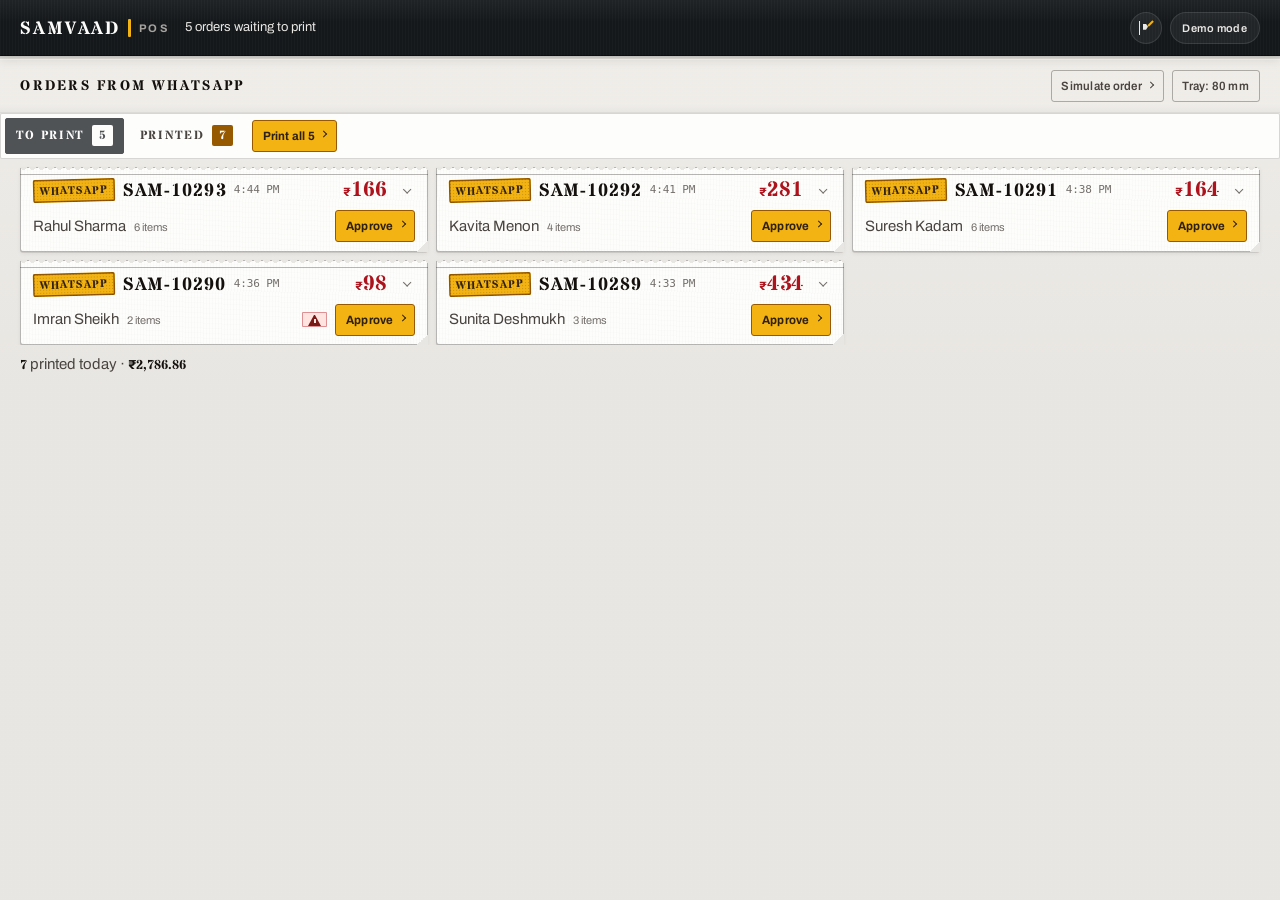
<file: index.html>
<!DOCTYPE html>
<html lang="en">
<head>
<meta charset="utf-8">
<meta name="viewport" content="width=device-width, initial-scale=1">
<title>SAMVAAD POS — counter</title>
<meta name="description" content="SAMVAAD POS — WhatsApp orders arrive here and print. Demonstration build; all data is synthetic.">
<link rel="icon" href="data:image/svg+xml,%3Csvg xmlns='http://www.w3.org/2000/svg' viewBox='0 0 32 32'%3E%3Crect width='32' height='32' fill='%231d1d1b'/%3E%3Ctext x='16' y='24' font-family='Georgia,serif' font-size='22' font-weight='700' fill='%23e0a326' text-anchor='middle'%3ES%3C/text%3E%3C/svg%3E">
<link rel="stylesheet" href="styles/tokens.css">
<link rel="stylesheet" href="styles/app.css">
<link rel="stylesheet" href="styles/print.css">
</head>
<body>
<a class="skip-link" href="#orders">Skip to orders</a>

<header class="rail">
  <div class="rail-brand">
    <span class="wordmark">SAMVAAD</span>
    <span class="wordmark-rule" aria-hidden="true"></span>
    <span class="wordmark-sub">POS</span>
  </div>

  <p class="rail-say" data-say role="status"></p>

  <div class="rail-tools">
    <button class="icon-btn" id="sound-toggle" aria-pressed="false" title="Arrival sound (M)">
      <span class="icon-mute" aria-hidden="true"></span><span class="sr">Unmute arrival sound</span>
    </button>
    <button class="demo-btn" id="demo-btn" aria-pressed="false">Demo mode</button>
  </div>
</header>

<main>
  <section class="board-head">
    <h1 class="board-title">Orders from WhatsApp</h1>
    <div class="board-tools">
      <button class="btn btn-ghost btn-sm" id="simulate-btn">Simulate order<span class="chev" aria-hidden="true"></span></button>
      <button class="btn btn-ghost btn-sm" id="tray-btn">Tray: 80 mm</button>
    </div>
  </section>

  <nav class="section-bar" id="section-bar" aria-label="Order sections"></nav>

  <div class="board" id="board" tabindex="-1"></div>

  <p class="board-foot" data-printed></p>
</main>

<aside class="drawer" id="drawer" hidden role="dialog" aria-modal="true" aria-labelledby="drawer-title"></aside>

<!-- the machine. Paper comes out of here, and this is the only thing that
     ever reaches paper. -->
<div class="outlet" id="outlet" hidden aria-hidden="true">
  <div class="outlet-mouth"></div>
  <div class="paper" id="paper"></div>
</div>
<div class="receipt" id="receipt" hidden aria-hidden="true"></div>

<div class="toaster" id="toaster" role="status" aria-live="polite"></div>

<!-- Order matters: each file adds to window.SV. Plain scripts so the shop can
     open index.html off the disk with no server and no build step. -->
<script src="src/dom.js"></script>
<script src="src/store.js"></script>
<script src="src/data.js"></script>
<script src="src/products.js"></script>
<script src="src/bills.js"></script>
<script src="src/orders.js"></script>
<script src="src/connector.js"></script>
<script src="src/printer.js"></script>
<script src="src/notifications.js"></script>
<script src="src/ui-board.js"></script>
<script src="src/ui-drawer.js"></script>
<script src="src/app.js"></script>
</body>
</html>
</file>
<file: styles/tokens.css>
/* SAMVAAD POS — paper, ink and the stamp tray.
   One list of orders: a numbered lot ticket each, stamped with where it came
   from, and printed straight off the order. */

@font-face {
  font-family: "Archivo";
  font-style: normal;
  font-weight: 400 700;
  font-stretch: 75% 125%;
  font-display: swap;
  src: url("../assets/fonts/archivo-latin.woff2") format("woff2");
  unicode-range: U+0000-00FF, U+0131, U+0152-0153, U+02BB-02BC, U+02C6, U+02DA,
    U+02DC, U+0304, U+0308, U+0329, U+2000-206F, U+20AC, U+2122, U+2191, U+2193,
    U+2212, U+2215, U+FEFF, U+FFFD;
}
/* The rupee sign (U+20B9) lives in this subset; Stardos Stencil has no rupee
   glyph, so the stencil stack falls through to Archivo for it. */
@font-face {
  font-family: "Archivo";
  font-style: normal;
  font-weight: 400 700;
  font-stretch: 75% 125%;
  font-display: swap;
  src: url("../assets/fonts/archivo-latin-ext.woff2") format("woff2");
  unicode-range: U+0100-02BA, U+02BD-02C5, U+02C7-02CC, U+02CE-02D7, U+02DD-02FF,
    U+0304, U+0308, U+0329, U+1D00-1DBF, U+1E00-1E9F, U+1EF2-1EFF, U+2020,
    U+20A0-20AB, U+20AD-20C0, U+2113, U+2C60-2C7F, U+A720-A7FF;
}
@font-face {
  font-family: "Stardos Stencil";
  font-style: normal;
  font-weight: 400;
  font-display: swap;
  src: url("../assets/fonts/stardos-stencil-400.woff2") format("woff2");
}
@font-face {
  font-family: "Stardos Stencil";
  font-style: normal;
  font-weight: 700;
  font-display: swap;
  src: url("../assets/fonts/stardos-stencil-700.woff2") format("woff2");
}

:root {
  color-scheme: light;

  /* Stock — the desk and the tickets */
  --desk:          oklch(92.6% 0.006 84);
  --stock:         oklch(99.3% 0.002 84);
  --stock-warm:    oklch(97.6% 0.008 82);

  /* Ink */
  --ink:           oklch(17.5% 0.008 62);
  --ink-soft:      oklch(39% 0.009 62);
  --ink-faint:     oklch(54% 0.007 62);
  --rule:          oklch(17.5% 0.008 62 / 0.16);
  --rule-mid:      oklch(17.5% 0.008 62 / 0.30);
  --rule-hair:     oklch(17.5% 0.008 62 / 0.08);

  /* Iron rail — the machined counter edge */
  --rail:          oklch(20.5% 0.009 250);
  --rail-ink:      oklch(93% 0.005 84);
  --rail-ghost:    oklch(72% 0.008 84);
  --rail-hair:     oklch(100% 0 0 / 0.11);
  --rail-soft:     oklch(100% 0 0 / 0.06);
  --rail-wash:     oklch(100% 0 0 / 0.05);
  --edge:          oklch(0% 0 0 / 0.40);
  --rail-grain:    oklch(100% 0 0 / 0.022);

  /* The stamp tray */
  --jute:          oklch(80.5% 0.163 82);
  --jute-deep:     oklch(52% 0.140 74);
  --jute-wash:     oklch(94% 0.058 84);
  --ledger:        oklch(45% 0.104 148);
  --ledger-deep:   oklch(34% 0.086 148);
  --india:         oklch(47.5% 0.183 26);
  --india-wash:    oklch(94.5% 0.036 27);
  --graphite:      oklch(44% 0.006 250);

  /* Type */
  --ui: "Archivo", system-ui, -apple-system, "Segoe UI", sans-serif;
  --stencil: "Stardos Stencil", "Archivo", system-ui, sans-serif;
  --mono: ui-monospace, "DejaVu Sans Mono", "SFMono-Regular", Menlo, Consolas, monospace;

  /* Metrics */
  /* The rail is the machine's top; the paper leaves its underside. */
  --rail-h: 3.5rem;
  --gutter: clamp(0.75rem, 1.6vw, 1.6rem);
  --radius: 3px;
  --radius-cut: 2px;
  --radius-hair: 1px;
  --radius-pill: 999px;
  --tap: 2.5rem;
  /* Floor for any functional text. A counter is read at arm's length under bad
     light; nothing functional goes under it. */
  --micro: 0.6875rem;
  --t-body:  0.8125rem;
  --t-label: 0.75rem;
  --t-lead:  0.875rem;
  --t-mark:  1.125rem;
  --t-total: 1.3125rem;

  /* A control's boundary must be identifiable: 3:1, not the 2:1 a hairline
     rule manages on stock. */
  --control-edge: oklch(48% 0.008 62);
  --mark:         oklch(64% 0.006 62);
  --on-jute:      oklch(26% 0.035 70);

  --focus: 0 0 0 2px var(--stock), 0 0 0 4px color-mix(in oklch, var(--india) 85%, transparent);
  --lift: 0 1px 0 oklch(17.5% 0.008 62 / 0.10), 0 2px 4px oklch(17.5% 0.008 62 / 0.06);
  --lift-up: 0 1px 0 oklch(17.5% 0.008 62 / 0.12), 0 6px 16px oklch(17.5% 0.008 62 / 0.13);
  /* Paper still half out of the slot: the same ticket, lit from the machine and
     held closer to it. Released to --lift the instant it lands. */
  --lift-feed: 0 -2px 5px oklch(17.5% 0.008 62 / 0.16), 0 8px 14px oklch(17.5% 0.008 62 / 0.10);

  /* Every arrival decelerates out of the same curve. Nothing in this machine
     overshoots; the platen does not bounce. */
  --ease-platen: cubic-bezier(0.16, 1, 0.3, 1);
  /* Paper leaving the slot. Heavier in than the platen: it starts moving
     immediately and only releases at the end. */
  --ease-feed: cubic-bezier(0.32, 0.72, 0.24, 1);

  /* How long the hot head takes to cross a ticket. The keyframe is timed by
     this token and the print sequence waits on it, so it is read from here
     rather than restated in script. */
  --head-ms: 460ms;

  /* How long the machine takes to feed a receipt out. The paper travels at a
     constant rate, the way a platen does — only the tear decelerates. */
  --feed-ms: 1150ms;
  --tear-ms: 260ms;

  /* The approve stamp falls, contacts hard, and settles. A rubber stamp
     overshoots because it is a physical thing, so the curve does too. */
  --stamp-ms: 520ms;

  /* A changed tray count gets one short tick: fast state feedback, not motion
     for its own sake. */
  --tick-ms: 220ms;

  /* The slide between the two trays. Keyed like the rest of the machine. */
  --slide-ms: 420ms;

  /* Stock fibre. Laid lines across, chain lines down — the grain is what stops
     a ticket reading as a white rectangle. */
  --fibre:
    repeating-linear-gradient(91deg, oklch(17.5% 0.008 62 / 0.014) 0 1px, transparent 1px 3px),
    repeating-linear-gradient(3deg, oklch(17.5% 0.008 62 / 0.009) 0 1px, transparent 1px 5px),
    repeating-linear-gradient(0deg, oklch(100% 0 0 / 0.5) 0 1px, transparent 1px 7px);

  --print-ink: #000;
  --print-ground: #fff;
  --mask-solid: #000;
  --tray-58-type: 10px;
  --tray-80-type: 11px;
  --tray-a4-type: 13px;
}

@media (prefers-reduced-motion: reduce) {
  *, *::before, *::after {
    animation-duration: 0.001ms !important;
    animation-iteration-count: 1 !important;
    transition-duration: 0.001ms !important;
  }
}
</file>
<file: styles/app.css>
/* SAMVAAD POS — the counter. One rail, one list of tickets, one drawer. */

*, *::before, *::after { box-sizing: border-box; }
[hidden] { display: none !important; }
html { -webkit-text-size-adjust: 100%; }
body {
  margin: 0;
  min-height: 100dvh;
  display: flex;
  flex-direction: column;
  background: linear-gradient(180deg, oklch(94.6% 0.006 84), var(--desk) 24rem), var(--desk);
  color: var(--ink);
  font: 400 15px/1.5 var(--ui);
}
h1, h2, p, dl, dd, figure, table { margin: 0; }
button { font: inherit; color: inherit; }
table { border-collapse: collapse; width: 100%; }

/* The browser surfaces this design system would otherwise have left at
   Chrome's defaults: a blue selection, a grey scrollbar, a text cursor.
   All three are stock colours that belong to no machine. */
::selection { background: var(--jute); color: var(--on-jute); }
:root { caret-color: var(--india); }
* { scrollbar-width: thin; scrollbar-color: var(--rule-mid) transparent; }
*::-webkit-scrollbar { width: 10px; height: 10px; }
*::-webkit-scrollbar-track { background: transparent; }
*::-webkit-scrollbar-thumb {
  background: var(--rule-mid); border-radius: var(--radius-pill);
  border: 3px solid transparent; background-clip: content-box;
}
*::-webkit-scrollbar-thumb:hover { background: var(--ink-faint); background-clip: content-box; }
.mono { font-family: var(--mono); font-size: 0.8125em; letter-spacing: -0.01em; }
.sr { position: absolute; width: 1px; height: 1px; overflow: hidden; clip-path: inset(50%); white-space: nowrap; }
:focus-visible { outline: none; box-shadow: var(--focus); border-radius: var(--radius); }

.skip-link {
  position: absolute; left: -999px; top: 0; z-index: 90;
  background: var(--ink); color: var(--stock); padding: 0.6rem 1rem;
  font-weight: 600; border-radius: 0 0 var(--radius) 0;
}
.skip-link:focus { left: 0; }

/* ── the iron rail ─────────────────────────────────────────────────── */
.rail {
  position: sticky; top: 0; z-index: 40;
  display: flex; align-items: center; gap: 1rem;
  min-height: 3.5rem;
  padding-inline: var(--gutter);
  background:
    repeating-linear-gradient(90deg, oklch(100% 0 0 / 0.022) 0 1px, transparent 1px 3px),
    linear-gradient(oklch(100% 0 0 / 0.05), transparent 40%),
    var(--rail);
  color: var(--rail-ink);
  box-shadow:
    inset 0 -1px 0 var(--edge),
    0 1px 0 oklch(100% 0 0 / 0.05),
    0 4px 10px oklch(17.5% 0.008 62 / 0.10);
}
/* The slot. A ticket leaves the machine at this seam, so the seam has to be
   there: a dark cut with the stock's own light on its lower lip. */
.rail::after {
  content: ""; position: absolute; left: 0; right: 0; top: 100%; height: 3px;
  pointer-events: none;
  background: linear-gradient(oklch(0% 0 0 / 0.16), oklch(0% 0 0 / 0.05));
  box-shadow: 0 1px 0 oklch(100% 0 0 / 0.30);
}
.rail-brand { display: flex; align-items: center; gap: 0.5rem; flex: none; }
.wordmark {
  font-family: var(--stencil); font-weight: 700; font-size: var(--t-mark);
  letter-spacing: 0.1em; color: var(--stock);
}
.wordmark-rule { width: 3px; height: 1.15rem; background: var(--jute); border-radius: var(--radius-hair); }
.wordmark-sub {
  font-size: var(--micro); font-weight: 700; letter-spacing: 0.22em; color: var(--rail-ghost);
}
/* The rail says what is waiting, so the number exists in exactly one place. */
.rail-say { flex: 1; font-size: var(--t-body); color: var(--rail-ink); }
.rail-say b { font-weight: 600; }
.rail-tools { display: flex; align-items: center; gap: 0.5rem; flex: none; }
/* .btn-ghost is ink-on-paper. On the rail the ground is dark, so it inverts:
   dark-on-dark measured 1.86:1 and the label simply vanished. */
.rail-tools .btn-ghost {
  color: var(--rail-ink); border-color: var(--rail-hair); background: var(--rail-soft);
}
.rail-tools .btn-ghost:hover { background: oklch(100% 0 0 / 0.12); }
.rail-tools .btn-ghost .chev { border-left-color: var(--rail-ink); }

.icon-btn {
  width: 2rem; height: 2rem; display: grid; place-items: center; cursor: pointer;
  border: 1px solid var(--rail-hair); border-radius: var(--radius-pill); background: var(--rail-soft);
}
.icon-btn:hover { background: oklch(100% 0 0 / 0.12); }
.icon-mute {
  width: 0.9rem; height: 0.9rem; display: block; position: relative;
  border-left: 1.6px solid var(--rail-ink); border-radius: 0 8px 8px 0;
}
.icon-mute::before {
  content: ""; position: absolute; left: 3px; top: 3px; width: 5px; height: 6px;
  background: var(--rail-ink); clip-path: polygon(0 0, 60% 0, 100% 50%, 60% 100%, 0 100%);
}
.icon-mute::after {
  content: ""; position: absolute; left: 8px; top: 4px; width: 7px; height: 1.6px;
  background: var(--jute); transform: rotate(-45deg); transform-origin: left center;
}
.icon-btn[aria-pressed="true"] .icon-mute::after { display: none; }
.icon-btn[aria-pressed="true"] .icon-mute::before { background: var(--rail-ghost); }

.demo-btn {
  height: 2rem; padding: 0 0.7rem; cursor: pointer; border-radius: var(--radius-pill);
  border: 1px solid var(--rail-hair); background: var(--rail-soft);
  font-size: var(--micro); font-weight: 600; letter-spacing: 0.04em; color: var(--rail-ink);
  white-space: nowrap;
}
.demo-btn:hover { background: oklch(100% 0 0 / 0.12); }
.demo-btn[aria-pressed="true"] { background: var(--jute); border-color: var(--jute); color: var(--rail); }

/* ── the list ──────────────────────────────────────────────────────── */
main { flex: 1; display: flex; flex-direction: column; min-width: 0; }

.board-head {
  position: sticky; top: var(--rail-h); z-index: 3;
  display: flex; align-items: center; gap: 0.75rem; flex-wrap: wrap;
  padding: 0.9rem var(--gutter) 0.6rem;
  border-bottom: 1px solid var(--rule-hair);
  background: linear-gradient(oklch(94.6% 0.006 84) 88%, transparent), var(--desk);
}
.board-title {
  font-family: var(--stencil); font-size: var(--t-lead); font-weight: 700;
  letter-spacing: 0.16em; text-transform: uppercase; margin-right: auto;
}
.board-tools { display: flex; gap: 0.5rem; flex-wrap: wrap; }

/* One bar, pinned under the rail. Two sticky headers meant the top of the
   screen told you nothing when you were half way down a long printed pile, so
   the section names live up here instead: where you are, how much is in each,
   and one click back to the queue. */
/* It lives in the header row now, so it is no longer its own sticky band: the
   header itself sticks, which is the same promise without a second bar. */
.section-bar {
  display: flex; align-items: center; gap: 0.35rem;
  padding: 0.25rem;
  border: 1px solid var(--rule); border-radius: var(--radius-cut);
  background: var(--stock);
  box-shadow: var(--shadow-lift);
}
.section-tab {
  display: inline-flex; align-items: center; gap: 0.45rem; cursor: pointer;
  padding: 0.4rem 0.6rem;
  font-family: var(--stencil); font-size: var(--t-label); font-weight: 700;
  letter-spacing: 0.14em; text-transform: uppercase;
  color: var(--ink-soft); background: none;
  border: 1px solid transparent; border-radius: 2px;
  transition: transform 0.12s var(--ease-platen), background-color 0.12s, color 0.12s;
}
.section-tab:hover { color: var(--ink); background: var(--desk-hair); }
.section-tab:active { transform: scale(0.97); }
.section-tab[aria-selected="true"] {
  color: var(--stock); background: var(--graphite);
  border-color: var(--graphite);
}
.section-n {
  min-width: 1.3rem; height: 1.3rem; padding: 0 0.35rem;
  display: inline-grid; place-items: center;
  font-family: var(--stencil); font-weight: 700; font-size: var(--t-label);
  letter-spacing: 0; color: var(--stock); background: var(--jute-deep);
  border-radius: 2px;
}
.section-tab[aria-selected="true"] .section-n { background: var(--stock); color: var(--graphite); }

/* One short tick when a tray count changes. Transform only, so the number
   never shifts the header while it acknowledges the new count. */
.section-n.is-ticking { animation: tick var(--tick-ms) var(--ease-platen) both; }
@keyframes tick {
  0% { transform: scale(1); }
  45% { transform: scale(1.18); }
  100% { transform: scale(1); }
}
.section-all { margin-left: 0.2rem; }



/* Two trays, stacked. The queue is what the operator works; the printed pile is
   what they check, and reprinting needs a home, so the finished orders are a
   section of their own rather than an afterthought under the list. */
/* Two slides in one frame. The one you are not looking at is taken out of the
   flow and slid aside, so a long printed pile never pushes the queue down the
   page and the board is exactly as tall as what you are reading. */
.board { display: grid; padding: 0.5rem var(--gutter) 0; position: relative; overflow: clip; }
.tray { grid-area: 1 / 1; }
.board[data-slide="to-print"] .tray[data-tray="printed"],
.board[data-slide="printed"] .tray[data-tray="to-print"] {
  position: absolute; inset: 0.5rem var(--gutter) auto;
  opacity: 0; visibility: hidden; pointer-events: none;
}
.board[data-slide="to-print"] .tray[data-tray="printed"] { --slide-away: 2.5rem; }
.board[data-slide="printed"] .tray[data-tray="to-print"] { --slide-away: -2.5rem; }

/* One slides in, the other goes. Both keyed, both one-shot, both dropped when
   they finish — the class only exists for the length of the movement. */
.tray.is-sliding-in { animation: slide-in var(--slide-ms) cubic-bezier(0.22, 1, 0.36, 1) both; }
.tray.is-sliding-out {
  /* The inactive state is hidden; this has to win so the tray can be seen
     leaving. Placed after it for that reason, not by accident. */
  opacity: 1; visibility: visible;
  animation: slide-out var(--slide-ms) cubic-bezier(0.22, 1, 0.36, 1) both;
}
@keyframes slide-in {
  from { opacity: 0; transform: translateX(var(--slide-from, 2.5rem)); }
  to { opacity: 1; transform: none; }
}
@keyframes slide-out {
  from { opacity: 1; transform: none; }
  to { opacity: 0; transform: translateX(var(--slide-away, 2.5rem)); }
}
.board[data-slide="printed"] .tray[data-tray="printed"] { --slide-from: 2.5rem; }
.board[data-slide="to-print"] .tray[data-tray="to-print"] { --slide-from: -2.5rem; }

/* Reduced motion: the view still changes, it just arrives instead of travelling.
   Same outcome, no movement — the operator still ends up looking at Printed. */
.tray-body {
  display: grid; gap: 0.55rem;
  grid-template-columns: repeat(auto-fill, minmax(min(23rem, 100%), 1fr));
  align-content: start;
}
.tray-empty {
  /* --ink-faint measures 4.05:1 on the desk, which is below AA. This is a
     sentence the operator reads, not a caption, so it takes --ink-soft. */
  grid-column: 1 / -1; padding: 1.1rem 0.2rem;
  font-size: var(--t-body); color: var(--ink-soft);
}
.tray-empty b { color: var(--ink); }
.board-empty {
  /* --ink-faint is 4.05:1 on the desk. The empty state is the one screen an
     operator reads alone with nothing else on it. */
  padding: 3rem 1rem; text-align: center;
  display: grid; gap: 0.4rem; justify-items: center; color: var(--ink-soft);
}
.board-empty b { font-family: var(--stencil); font-size: var(--t-mark); letter-spacing: 0.1em; color: var(--ink); }
.board-empty p { font-size: var(--t-body); max-width: 28rem; }
.board-foot {
  /* --ink-faint measures 4.05:1 on the desk, under AA. The day's tally is the
     number the owner reads to know whether they have made anything yet. */
  padding: 0.5rem var(--gutter) 1.5rem; font-size: var(--t-micro); color: var(--ink-soft);
}
.board-foot b { font-family: var(--stencil); font-weight: 700; font-size: var(--t-body); color: var(--ink); }

/* ── the lot ticket ────────────────────────────────────────────────── */
.row {
  position: relative; isolation: isolate;
  background: var(--stock);
  border: 1px solid var(--rule-mid); border-radius: 0 0 var(--radius) var(--radius);
  box-shadow: var(--lift);
  padding: 0.6rem 0.7rem 0.55rem;
  display: flex; flex-direction: column; gap: 0.35rem;
  /* will-change is held only while a ticket is actually moving — see
     .row.is-moving below — so the board never parks layers it is not using. */
}
/* Fibre only reads on the stock, never on the desk or the printed rail. */
.row { background-image: var(--fibre); }

/* A ticket the machine is still holding: lit from the slot above it, sitting
   closer to the platen than the ones already on the counter. */
/* The platen pushes the ticket out; it does not drop it. So the feed keeps
   moving for most of its length and releases at the end, rather than snapping
   in on an expo curve the way an overlay does. */
.row.is-arriving { animation: feed 0.66s var(--ease-feed) both; }
@keyframes feed {
  0% {
    opacity: 0;
    transform: translateY(-2.2rem) scale(0.97);
    box-shadow: var(--lift-feed);
  }
  70% { opacity: 1; box-shadow: var(--lift-feed); }
  100% {
    opacity: 1;
    transform: none;
    box-shadow: var(--lift);
  }
}

/* The hot head. A lit bar runs down the face of the ticket while the print
   happens, and the paper warms to its printed tone behind it. Painted as a
   masked band so nothing on the ticket is ever obscured at rest. */
.row.is-printing { background: var(--stock-warm); }
.row.is-printing::before {
  /* The head needs the whole face of the ticket; the perforation is drawn
     into the same box rather than given a second pseudo-element, which the
     torn stub already owns. */
  inset: -1px;
  height: auto;
  background-image:
    linear-gradient(var(--rule-mid), var(--rule-mid)),
    radial-gradient(circle at 3.6px -1px, var(--desk) 3.7px, transparent 3.9px),
    /* Above the head the paper is untouched; at the head the element is hot and
     lit; below it a faint smear of what the head laid down. */
    linear-gradient(180deg,
      oklch(0% 0 0 / 0) 0%,
      oklch(0% 0 0 / 0.07) 62%,
      oklch(0% 0 0 / 0.19) 88%,
      oklch(84% 0.163 84 / 0.9) 94%,
      oklch(52% 0.14 74 / 0.22) 97%,
      oklch(0% 0 0 / 0) 100%);
  /* The head is a bar, not a full-height wipe: at 45% of the ticket it should
     read as a bar crossing the face, with paper above and paper below it. */
  background-size: 100% 1px, 9px 7px, 100% 45%;
  background-position: 0 7px, 0 0, 0 -45%;
  background-repeat: no-repeat, repeat-x, no-repeat;
  animation: head var(--head-ms) linear both;
}
@keyframes head {
  from { background-position: 0 7px, 0 0, 0 -45%; }
  to   { background-position: 0 7px, 0 0, 0 100%; }
}

/* Held only for the length of a move. */
.row.is-moving { will-change: transform; z-index: 2; }
.row.is-sliding { animation: slide 0.42s var(--ease-platen) both; }
@keyframes slide { to { transform: none; } }
/* perforation punched along the head of the ticket */
.row::before {
  content: ""; position: absolute; inset: -1px -1px auto -1px; height: 8px;
  background:
    linear-gradient(var(--rule-mid), var(--rule-mid)) 0 7px / 100% 1px no-repeat,
    radial-gradient(circle at 3.6px -1px, var(--desk) 3.7px, transparent 3.9px) 0 0 / 9px 7px repeat-x;
  pointer-events: none; z-index: 1;
}
.row::after { /* the torn stub corner */
  content: ""; position: absolute; right: -1px; bottom: -1px; width: 11px; height: 11px;
  background: linear-gradient(315deg, var(--desk) 0 50%, transparent 50%);
  pointer-events: none;
}
.row.is-printed { background: var(--stock-warm); }
.row.is-printed .row-total { color: var(--ink-soft); }
.row.is-dropped { box-shadow: 0 0 0 1px color-mix(in oklch, var(--jute-deep) 45%, transparent), var(--lift); }

.row-top { display: flex; align-items: center; gap: 0.5rem; }
.row-lot {
  font-family: var(--stencil); font-weight: 700; font-size: var(--t-mark);
  letter-spacing: 0.05em; color: var(--ink); white-space: nowrap; flex: none;
  background: none; border: 0; padding: 0; cursor: pointer; text-align: left;
}
.row-lot:hover { color: var(--jute-deep); text-decoration: underline; }
.row-when { color: var(--ink-faint); font-size: var(--micro); flex: none; white-space: nowrap; }
.row-total { margin-left: auto; display: flex; align-items: baseline; gap: 0.1em; color: var(--india); }
.row-total i { font-style: normal; font-family: var(--ui); font-weight: 700; font-size: var(--t-label); }
.row-total b { font-family: var(--stencil); font-weight: 700; font-size: var(--t-total); line-height: 1; }
.row-was { color: var(--ink-faint); }

.row-bot { display: flex; align-items: center; justify-content: flex-end; gap: 0.5rem; flex-wrap: wrap; }
/* Never shrinks: when the actions stop fitting it is they that wrap, because a
   half-printed customer name is worse than a taller ticket. */
.row-who {
  flex: 1 0 auto; min-width: 0; margin-right: auto;
  display: flex; align-items: baseline; gap: 0.5rem;
  background: none; border: 0; padding: 0; cursor: pointer; text-align: left;
  font: inherit; color: var(--ink-soft);
}
.row-who .nm { flex: 0 1 auto; min-width: 0; overflow: hidden; text-overflow: ellipsis; white-space: nowrap; }
.row-who:hover .nm { color: var(--ink); text-decoration: underline; }
.row-count { color: var(--ink-faint); font-size: var(--micro); flex: none; }

/* ── the stamp plate ───────────────────────────────────────────────── */
.plate {
  position: relative; flex: none;
  display: inline-flex; align-items: center;
  font-family: var(--stencil); font-weight: 700; font-size: var(--micro);
  letter-spacing: 0.1em; text-transform: uppercase; white-space: nowrap;
  padding: 0.32em 0.6em 0.28em; border-radius: var(--radius-cut);
  transform: rotate(-1.5deg);
}
.plate::after {
  content: ""; position: absolute; inset: 0; border-radius: inherit; pointer-events: none;
  background-image:
    radial-gradient(oklch(0% 0 0 / 0.22) 0.5px, transparent 0.7px),
    radial-gradient(oklch(100% 0 0 / 0.16) 0.5px, transparent 0.7px);
  background-size: 3px 3px, 4px 4px;
  background-position: 0 0, 1px 2px;
  mix-blend-mode: multiply; opacity: 0.8;
  box-shadow: inset 0 0 2px oklch(0% 0 0 / 0.16);
}
.plate[data-ink="whatsapp"] { background: var(--jute); color: var(--on-jute); box-shadow: inset 0 0 0 1.5px var(--jute-deep); }
.plate[data-ink="counter"]  { background: var(--rail); color: var(--stock); }
.plate[data-ink="printed"]  { background: transparent; color: var(--ink-faint); box-shadow: inset 0 0 0 1.5px var(--rule-mid); }

/* The stamp comes off the paper. The plate is the one thing that changes ink
   on this ticket, so it is the one thing that gets the press. */
.row.is-printing .plate { animation: press 0.3s var(--ease-platen) both; }
@keyframes press {
  0%   { transform: rotate(-1.5deg) scale(1); }
  35%  { transform: rotate(-1.5deg) scale(0.9); }
  100% { transform: rotate(-1.5deg) scale(1); }
}

/* ── drop open ─────────────────────────────────────────────────────── */
.caret {
  flex: none; width: 1.5rem; height: 1.5rem; margin-right: -0.25rem;
  display: grid; place-items: center; cursor: pointer;
  background: none; border: 1px solid transparent; border-radius: var(--radius-cut);
  color: var(--ink-faint);
}
.caret:hover { color: var(--ink); background: var(--desk); }
.caret-mark {
  width: 0.42em; height: 0.42em; display: block;
  border-right: 1.6px solid currentColor; border-bottom: 1.6px solid currentColor;
  transform: rotate(45deg) translate(-1px, -1px);
  transition: transform 0.16s ease;
}
.caret[aria-expanded="true"] .caret-mark { transform: rotate(-135deg) translate(-2px, -2px); }
.caret[aria-expanded="true"] { color: var(--ink); background: var(--desk); }

.row-detail {
  display: grid; gap: 0.45rem;
  margin: 0.1rem -0.7rem -0.55rem;
  padding: 0.6rem 0.7rem 0.55rem;
  border-top: 1px dashed var(--rule-mid);
  animation: drop-in 0.18s ease-out both;
}
@keyframes drop-in { from { opacity: 0; transform: translateY(-4px); } }

.row-lines { list-style: none; padding: 0; margin: 0; display: grid; gap: 0.2rem; font-size: var(--t-body); }
.row-lines li { display: flex; gap: 0.4rem; align-items: baseline; }
.row-lines .q {
  font-family: var(--stencil); font-weight: 700; font-size: var(--micro);
  min-width: 1.35rem; text-align: center; flex: none;
  background: var(--desk); border-radius: var(--radius-hair); padding: 0.05em 0.2em;
}
.row-lines .nm { flex: 1; min-width: 0; display: flex; align-items: center; gap: 0.3rem; }
.row-lines .amt { font-family: var(--mono); font-size: var(--t-label); color: var(--ink-soft); flex: none; }
.row-lines li.is-unmatched .nm { color: var(--india); font-weight: 600; }

/* Every mark in this world is drawn. width/height are ignored on an inline box,
   which is why this glyph collapsed until it was stated here. */
.warn-glyph {
  display: inline-block; vertical-align: -0.08em;
  position: relative; width: 0.86em; height: 0.8em; flex: none; color: currentColor;
}
.warn-glyph::before {
  content: ""; position: absolute; inset: 0;
  border-left: 0.43em solid transparent;
  border-right: 0.43em solid transparent;
  border-bottom: 0.78em solid currentColor;
}
.warn-glyph::after {
  content: ""; position: absolute; left: 50%; bottom: 0.15em;
  width: 0.11em; height: 0.26em; margin-left: -0.055em;
  background: var(--india-wash);
}

.row-flag {
  display: inline-flex; align-items: center; gap: 0.25em; flex: none;
  padding: 0.1em 0.4em; border-radius: var(--radius-hair);
  background: var(--india-wash); color: oklch(38% 0.13 26);
  box-shadow: inset 0 0 0 1px color-mix(in oklch, var(--india) 40%, transparent);
}

/* ── buttons ───────────────────────────────────────────────────────── */
.btn {
  min-height: var(--tap); padding: 0 0.9rem;
  display: inline-flex; align-items: center; justify-content: center; gap: 0.5em;
  border: 1.5px solid var(--rule-mid); border-radius: var(--radius);
  background: var(--stock); color: var(--ink);
  font-size: var(--t-body); font-weight: 600; font-stretch: 94%; letter-spacing: 0.02em;
  cursor: pointer; white-space: nowrap;
  transition: background 0.12s, border-color 0.12s, color 0.12s, transform 0.06s;
}
.btn:hover { border-color: var(--ink-soft); }
.btn:active { transform: translateY(1px); }
.btn:disabled { opacity: 0.5; cursor: not-allowed; }
.btn-sm { min-height: 2rem; padding: 0 0.6rem; font-size: var(--t-label); }
.btn-block { width: 100%; }
.btn-seal { background: var(--jute); border-color: var(--jute-deep); color: var(--on-jute); font-weight: 700; }
.btn-seal:hover { background: oklch(74.5% 0.175 80); }
.btn-ghost { background: transparent; border-color: var(--rule-mid); color: var(--ink-soft); }
.btn-ghost:hover { background: var(--stock); color: var(--ink); border-color: var(--ink-soft); }
.chev { width: 0.44em; height: 0.44em; flex: none; border-top: 1.6px solid currentColor; border-right: 1.6px solid currentColor; transform: rotate(45deg) translate(-1px, -1px); }

/* ── drawer ────────────────────────────────────────────────────────── */
.drawer {
  position: fixed; z-index: 70; top: 0; right: 0; bottom: 0;
  width: min(34rem, 100vw); background: var(--desk);
  border-left: 1px solid var(--rule-mid); box-shadow: var(--lift-up);
  display: flex; flex-direction: column; overflow: hidden;
  animation: drawer-in 0.22s ease-out both;
}
@keyframes drawer-in { from { transform: translateX(14px); opacity: 0; } }
.drawer-head {
  display: flex; align-items: flex-start; gap: 0.7rem;
  padding: 0.85rem 1rem 0.75rem;
  background: var(--stock); border-bottom: 1px solid var(--rule);
}
.drawer-head h2 { font-family: var(--stencil); font-size: var(--t-mark); font-weight: 700; letter-spacing: 0.06em; line-height: 1.1; }
.drawer-head .close { margin-left: auto; flex: none; }
.src { display: flex; align-items: center; gap: 0.35em; font-size: var(--micro); font-weight: 700; letter-spacing: 0.12em; text-transform: uppercase; color: var(--ink-faint); }
.src-dot { width: 0.4rem; height: 0.4rem; border-radius: 50%; background: oklch(62% 0.13 152); flex: none; }

.drawer-body {
  flex: 1; overflow-y: auto; padding: 0.9rem 1rem 1.4rem;
  display: grid; gap: 0.85rem; align-content: start;
}
.drawer-foot {
  padding: 0.7rem 1rem; background: var(--stock); border-top: 1px solid var(--rule);
  box-shadow: 0 -9px 11px -9px oklch(17.5% 0.008 62 / 0.28);
}

.cust-strip {
  display: flex; align-items: center; gap: 0.7rem; flex-wrap: wrap;
  padding: 0.6rem 0.75rem; background: var(--stock);
  border: 1px solid var(--rule-mid); border-radius: var(--radius);
}
.cust-strip b { font-family: var(--stencil); font-size: var(--t-body); letter-spacing: 0.04em; }
.cust-strip .stat { font-size: var(--micro); color: var(--ink-faint); }

.fact { display: grid; grid-template-columns: 6.5rem 1fr; gap: 0.25rem 0.6rem; font-size: var(--t-body); }
.fact dt { color: var(--ink-soft); }
.fact dd { color: var(--ink); }

.sheet-card { background: var(--stock); border: 1px solid var(--rule-mid); border-radius: var(--radius); box-shadow: var(--lift); }
.sheet-scroll { overflow-x: auto; }
.ledger-table th {
  text-align: left; font-size: var(--micro); font-weight: 700; letter-spacing: 0.14em;
  text-transform: uppercase; color: var(--ink-faint);
  padding: 0.45rem 0.8rem; border-bottom: 1px solid var(--rule); white-space: nowrap;
}
.ledger-table td { padding: 0.45rem 0.8rem; border-bottom: 1px solid var(--rule-hair); vertical-align: top; }
.ledger-table tbody tr:last-child td { border-bottom: 0; }
.ledger-table .num { text-align: right; font-family: var(--mono); font-variant-numeric: tabular-nums; white-space: nowrap; }
.cell-2 { display: grid; }
.cell-2 b { font-family: var(--stencil); font-weight: 400; letter-spacing: 0.03em; display: flex; align-items: center; gap: 0.3rem; }
.cell-2 small { color: var(--ink-faint); font-size: var(--micro); }
.cell-warn { color: var(--india); font-weight: 600; }
.ledger-table tr.is-unmatched .cell-2 b { color: var(--india); }

.ledger-totals { margin-left: auto; width: min(20rem, 100%); padding: 0.7rem 0.8rem; display: grid; gap: 0.15rem; font-size: var(--t-body); border-top: 1px solid var(--rule); }
.ledger-totals div { display: flex; justify-content: space-between; gap: 1rem; }
.ledger-totals .lab { color: var(--ink-faint); }
.ledger-totals .val { font-family: var(--mono); font-variant-numeric: tabular-nums; }
.ledger-grand {
  margin-top: 0.45rem; padding-top: 0.4rem;
  border-top: 3px double var(--india);
  display: flex; align-items: baseline; justify-content: space-between; gap: 1rem;
  color: var(--india);
}
.ledger-grand .lab { font-size: var(--micro); font-weight: 700; letter-spacing: 0.16em; text-transform: uppercase; color: var(--india); }
.ledger-grand .val { font-family: var(--stencil); font-weight: 700; font-size: var(--t-total); line-height: 1; }

.note-strip {
  display: flex; gap: 0.6rem; align-items: flex-start;
  padding: 0.6rem 0.75rem; border-radius: var(--radius);
  font-size: var(--t-body);
}
.note-strip.is-calm { background: var(--jute-wash); box-shadow: inset 0 0 0 1px color-mix(in oklch, var(--jute-deep) 35%, transparent); color: oklch(38% 0.07 74); }
.flag {
  display: flex; align-items: flex-start; gap: 0.35rem;
  font-size: var(--t-body); font-weight: 500; line-height: 1.35;
  padding: 0.3rem 0.4rem; border-radius: var(--radius-hair);
}
.flag-note { background: var(--jute-wash); color: oklch(38% 0.07 74); box-shadow: inset 0 0 0 1px color-mix(in oklch, var(--jute-deep) 35%, transparent); }

/* ── toaster ───────────────────────────────────────────────────────── */
.toaster {
  position: fixed; z-index: 80; right: var(--gutter); bottom: var(--gutter);
  display: grid; gap: 0.5rem; width: min(22rem, calc(100vw - 2 * var(--gutter)));
}
.toast {
  padding: 0.55rem 0.7rem; border-radius: var(--radius); border: 1px solid var(--rule-mid);
  background: var(--jute-wash); box-shadow: var(--lift-up);
  animation: toast-in 0.2s ease-out both;
}
.toast[data-tone="calm"] { background: var(--jute-wash); border-color: color-mix(in oklch, var(--jute-deep) 40%, transparent); }
.toast[data-tone="bad"] { background: var(--india-wash); border-color: color-mix(in oklch, var(--india) 40%, transparent); }
.toast .msg { font-size: var(--t-body); }
.toast.is-going { animation: toast-out 0.2s ease-in both; }
@keyframes toast-in { from { opacity: 0; transform: translateY(8px); } }
@keyframes toast-out { to { opacity: 0; transform: translateY(6px); } }

/* ── responsive ────────────────────────────────────────────────────── */
@media (max-width: 720px) {
  /* The header fits one line on a desk. On a phone it wraps to three, and a
     148px header pinned to the top of an 844px screen is a fifth of the shop
     gone before the first ticket. So on a phone it scrolls away and the rail
     stays put: the queue is what needs the height, and the tabs are one flick
     up the way. */
  .board-head { position: static; }
  .rail { flex-wrap: wrap; padding-block: 0.5rem; row-gap: 0.4rem; }
  .rail-say { order: 3; flex-basis: 100%; }
  .tray-body { grid-template-columns: minmax(0, 1fr); }
  .drawer { width: 100vw; }
  .fact { grid-template-columns: minmax(0, 1fr); gap: 0 0; }
  .fact dd { margin-bottom: 0.25rem; }
}
/* ══ the machine ═══════════════════════════════════════════════════════
   Two focal sequences and the paper they leave behind. */

/* ── the receipt's ink ────────────────────────────────────────────────
   Shared by the print target and the outlet, because it is one piece of
   paper in two places. Scoped so the print stylesheet cannot reach it. */
.paper, #receipt {
  font: 400 11px/1.35 var(--mono);
  color: #000;
  background: #fff;
  letter-spacing: 0;
}
.paper .r-shop, #receipt .r-shop { font: 700 13px/1.25 var(--mono); letter-spacing: 0.04em; text-transform: uppercase; }
.paper .r-sub, #receipt .r-sub { font-size: 0.92em; margin-top: 1px; }
.paper .r-hr, #receipt .r-hr { border-top: 1px dashed #000; margin: 3px 0; }
.paper .r-hr.dbl, #receipt .r-hr.dbl { border-top: 1px solid #000; border-bottom: 1px solid #000; height: 2px; }
.paper .r-row, #receipt .r-row { display: flex; justify-content: space-between; gap: 6px; }
.paper .r-item, #receipt .r-item { margin-top: 3px; }
.paper .r-item .n, #receipt .r-item .n { display: flex; justify-content: space-between; gap: 6px; }
.paper .r-item .d, #receipt .r-item .d { font-size: 0.92em; }
.paper .r-total, #receipt .r-total { font: 700 13px/1.3 var(--mono); }
.paper .r-label, #receipt .r-label { text-transform: uppercase; letter-spacing: 0.06em; }
.paper .r-foot, #receipt .r-foot { margin-top: 5px; font-size: 0.92em; text-align: center; }
.paper .r-src, #receipt .r-src { margin-top: 4px; border: 1px solid #000; padding: 2px 4px; font-size: 0.92em; text-align: center; }
.paper .r-cut, #receipt .r-cut { margin-top: 6px; border-top: 1px dashed #000; }

/* ── the outlet ───────────────────────────────────────────────────────
   A slot in the counter's top edge. Paper leaves here, so the slot is
   there. The mouth is dark and the paper carries its shadow. */
.outlet {
  position: fixed; z-index: 60; top: var(--rail-h); left: 50%; transform: translateX(-50%);
  align-items: center;
  pointer-events: none;
}
.outlet-mouth {
  /* Tucked two pixels under the rail, so the paper leaves from behind the lip
     rather than starting below it. */
  position: absolute; top: -2px;
  width: 15rem; height: 4px; border-radius: 0 0 2px 2px;
  background: linear-gradient(oklch(14% 0.008 62), oklch(26% 0.008 62));
  box-shadow: 0 1px 0 oklch(100% 0 0 / 0.14), 0 3px 8px oklch(17.5% 0.008 62 / 0.28);
}
/* The sheet on screen is the sheet on paper: same millimetres, same measure.
   A narrower one would wrap where the real receipt does not, which would make
   the preview a lie. */
.paper {
  --feed-h: 0px;
  width: 72mm; height: 0; overflow: hidden;
  padding: 3mm 2mm 0;
  background: #fff;
  color: #000;
  font-size: var(--tray-80-type);
  box-shadow: 0 10px 20px oklch(17.5% 0.008 62 / 0.22), 0 2px 4px oklch(17.5% 0.008 62 / 0.16);
  /* The feed is a platen: constant rate out, no easing, because paper does not
     accelerate on its way through a roller. */
  animation: feed var(--feed-ms) linear both;
}
@keyframes feed { from { height: 0; } to { height: var(--feed-h); } }

body[data-paper="58"] .paper { width: 54mm; font-size: var(--tray-58-type); }
body[data-paper="80"] .paper { width: 72mm; font-size: var(--tray-80-type); }
body[data-paper="a4"] .paper { width: 150mm; max-width: 92vw; font-size: var(--tray-a4-type); }

/* The paper tears on a perforation, like the tickets do. */
.paper::after {
  content: ""; display: block; height: 7px; margin: 6px -2mm -1px;
  background: radial-gradient(circle at 4px 0, var(--desk) 4px, transparent 4.2px) 0 0 / 9px 7px repeat-x;
}
/* Only once the feed has finished. */
.outlet.is-tearing .paper { animation: tear var(--tear-ms) var(--ease-platen) both; }
@keyframes tear {
  to { transform: translateY(1.2rem) rotate(0.5deg); opacity: 0; }
}
.outlet.is-tearing .outlet-mouth { animation: mouth-tick var(--tear-ms) ease-out both; }
@keyframes mouth-tick {
  0% { transform: translateY(0); }
  22% { transform: translateY(2px); }
  100% { transform: translateY(0); }
}

/* ── the approve stamp ────────────────────────────────────────────────
   A rubber stamp comes down onto the ticket. It is lifted from the plate it
   replaces, so APPROVED is not a label swap — it is what the press left. */
.plate[data-ink="approved"] { background: var(--ledger); color: var(--stock); box-shadow: inset 0 0 0 1.5px var(--ledger-deep); }

.stamp-arm {
  position: absolute; z-index: 3; pointer-events: none;
  display: inline-flex; align-items: center;
  font-family: var(--stencil); font-weight: 700; font-size: var(--micro);
  letter-spacing: 0.1em; text-transform: uppercase; white-space: nowrap;
  padding: 0.32em 0.6em 0.28em; border-radius: var(--radius-cut);
  background: var(--ledger); color: var(--stock);
  box-shadow: 0 3px 7px oklch(17.5% 0.008 62 / 0.34);
  /* Where the stamp starts: above the ticket, and small, because it is far
     from the eye on its way down. */
  animation: stamp var(--stamp-ms) cubic-bezier(0.5, 0, 0.75, 0.4) both;
}
@keyframes stamp {
  0%   { transform: rotate(-9deg) scale(1.5); opacity: 0; filter: blur(2.4px); }
  22%  { opacity: 1; filter: blur(0.6px); }
  /* Contact: the paper takes the hit, so the whole ticket compresses under it. */
  52%  { transform: rotate(-2deg) scale(0.93); filter: blur(0); }
  62%  { transform: rotate(-1.9deg) scale(1.03); }
  78%  { transform: rotate(-1.5deg) scale(0.99); }
  100% { transform: rotate(-1.5deg) scale(1); opacity: 1; filter: blur(0); }
}
/* The ticket flinches once, at contact. */
.row.is-approving { animation: flinch 0.16s ease-out both; }
@keyframes flinch { 0% { transform: scale(1); } 40% { transform: scale(0.988); } 100% { transform: none; } }

/* ── batch ─────────────────────────────────────────────────────────────
   One print job carries every receipt, one sheet each, none split across a
   page break. */
#receipt .r-sheet { break-inside: avoid; page-break-inside: avoid; }
#receipt .r-sheet + .r-sheet {
  margin-top: 8mm; padding-top: 6mm;
  border-top: 1px dashed var(--print-ink);
}
</file>
<file: styles/print.css>
/* Print: the receipt alone. The chrome is removed from the tree, not merely
   faded out, and the paper width follows the tray the shop actually loaded.

   The receipt's ink lives in app.css, shared with the outlet — the same paper
   has to be legible on screen while the machine is feeding it. Only the page
   setup and the tray belong here. */

@media print {
  html, body {
    background: var(--print-ground) !important;
    background-image: none !important;
  }
  .rail, main, .skip-link, .drawer, .toaster, .board-head, .board-foot {
    display: none !important;
  }

  /* The outlet is a screen object. On paper the receipt is the whole truth. */
  #outlet { display: none !important; }

  #receipt {
    display: block !important;
    position: static;
    width: auto;
    margin: 0 auto;
    padding: 3mm 2mm;
    color: var(--print-ink);
    background: var(--print-ground);
    font-size: var(--tray-80-type);
  }
  body[data-paper="58"] #receipt { width: 54mm; font-size: var(--tray-58-type); }
  body[data-paper="80"] #receipt { width: 72mm; font-size: var(--tray-80-type); }
  body[data-paper="a4"] #receipt { width: 150mm; font-size: var(--tray-a4-type); }

  /* A thermal head cannot draw a shadow or a gradient. */
  * { box-shadow: none !important; text-shadow: none !important; }
  *::before, *::after { background-image: none !important; }
}
</file>
